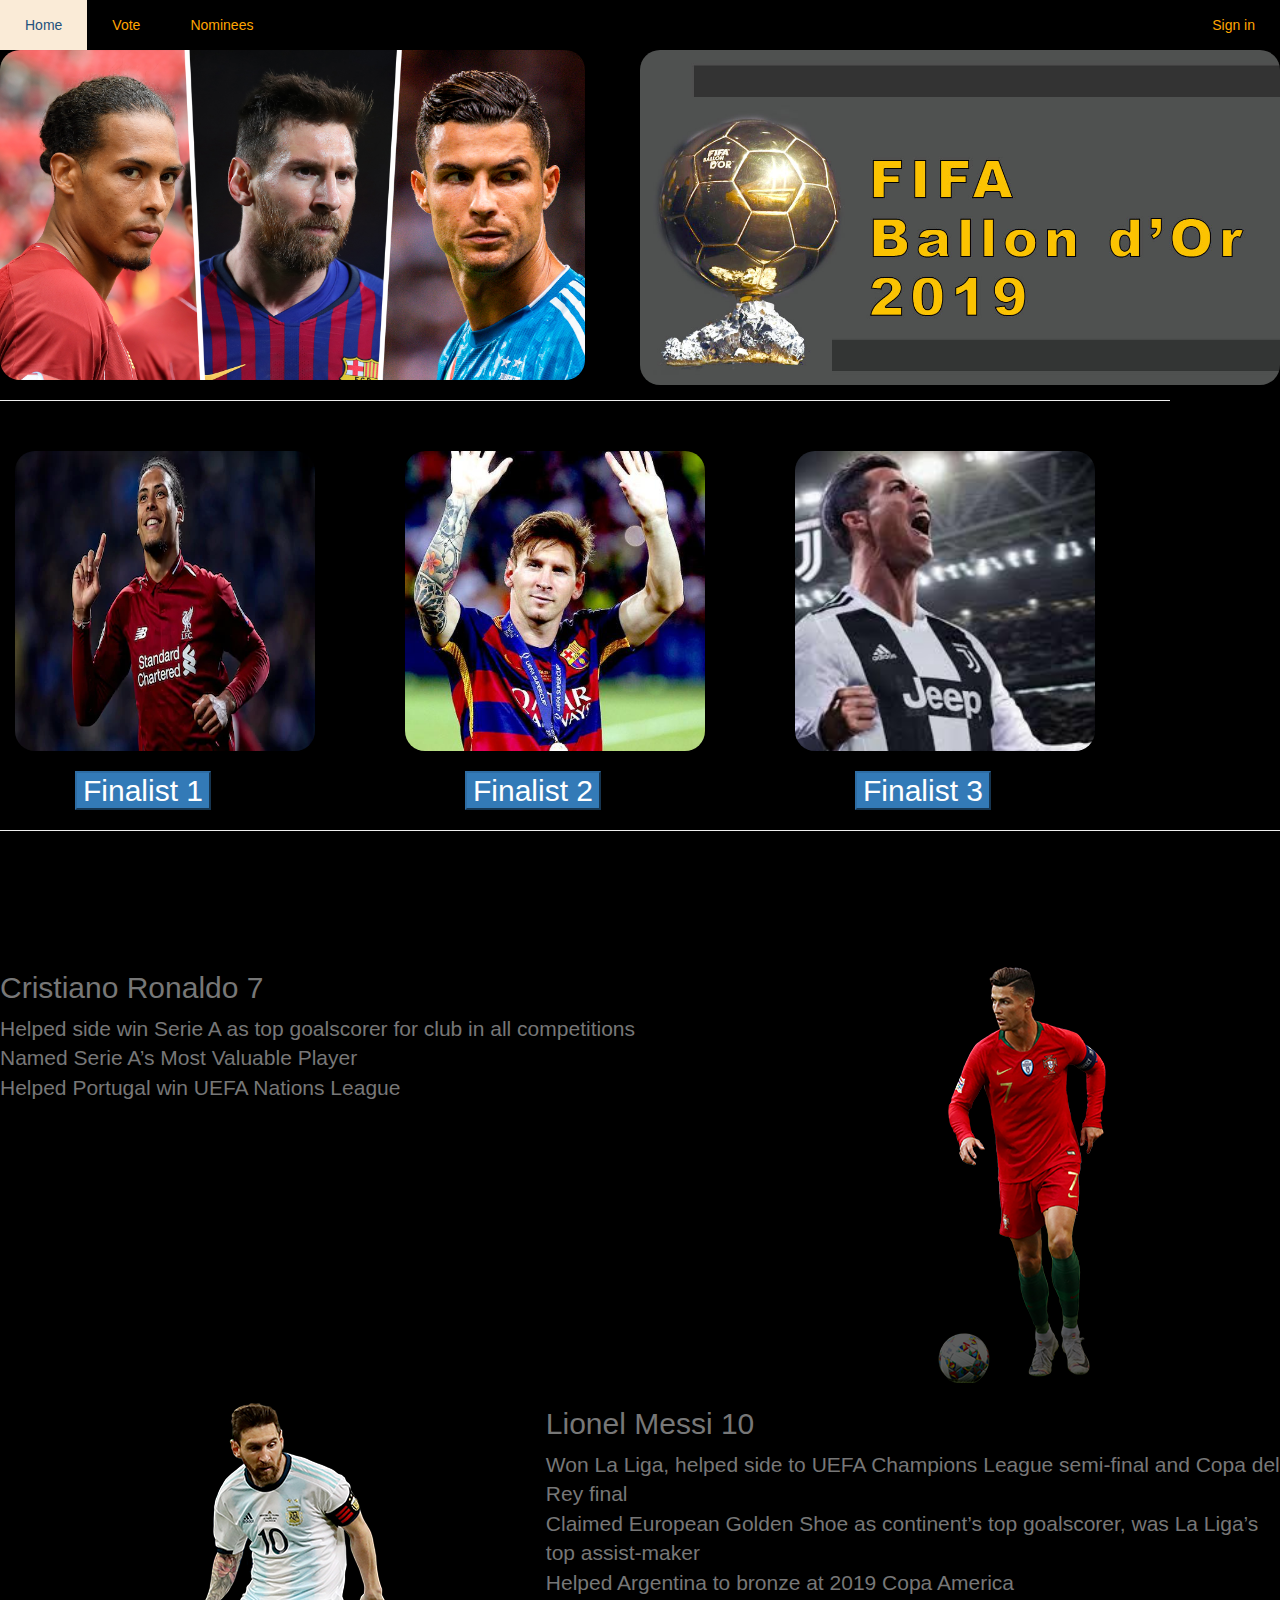
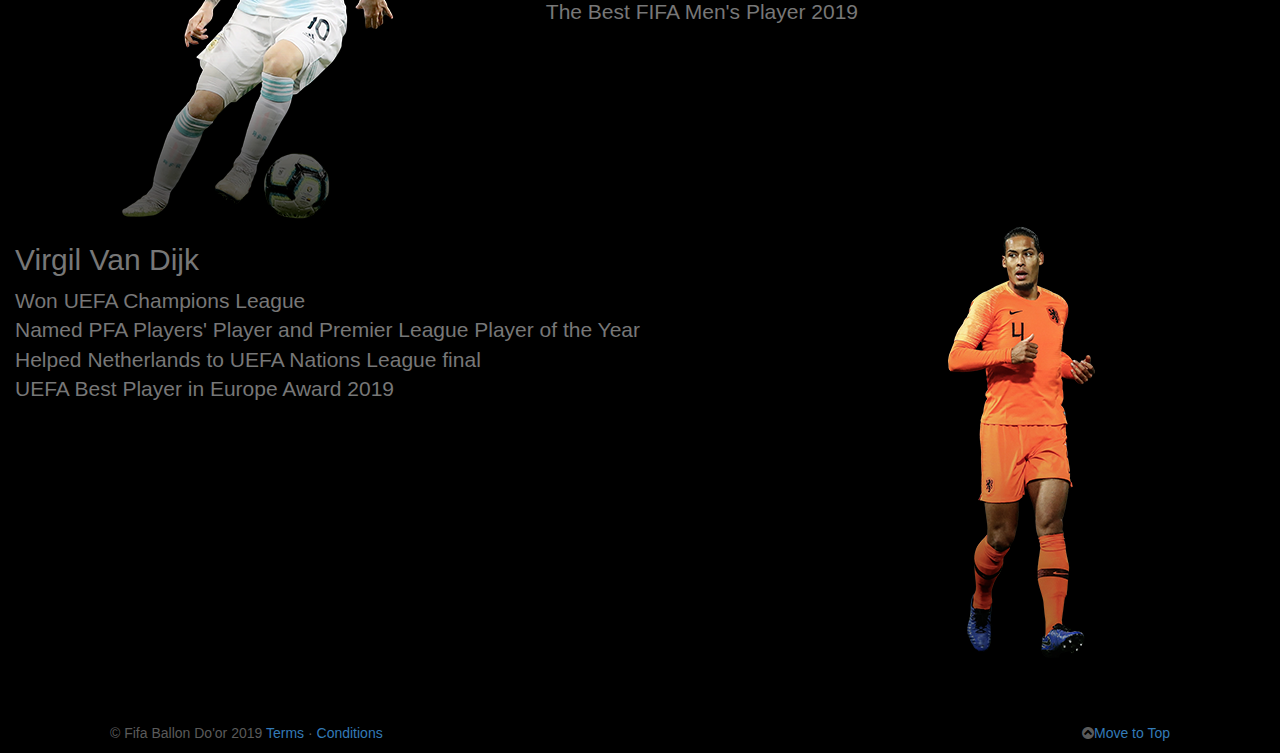
<file: index.html>
<!DOCTYPE html>
<html lang="en">

<head>
	<meta charset="utf-8">
	<meta name="viewport" content="width=device-width, initial-scale=1.0">
	<link rel="stylesheet" media="screen" href="https://cdnjs.cloudflare.com/ajax/libs/twitter-bootstrap/3.3.5/css/bootstrap.min.css">

	<title>FIFA Ballon Door 2019</title>
<link rel="stylesheet" href="fifa.css">
<link rel="stylesheet" href="https://stackpath.bootstrapcdn.com/font-awesome/4.7.0/css/font-awesome.min.css">
   <link rel="stylesheet" href="animate.css">
    

</head>

<body>
<ul>
       <li class="active"><a href="#">Home</a></li>
       <li><a href="https://account.fifa.com/5a7baeb7-e706-4830-ad9f-103eba126311/oauth2/v2.0/authorize?p=b2c_1a_fifa_signuporsignin&prompt=login&client_Id=64e9afa8-c5c0-413d-882b-bc9e6a81e264&nonce=defaultNonce&redirect_uri=https%3A%2F%2Fwww.fifa.com%2Ftheclub%2Ftools%2Fcomment%2F_ms_login_handler.htmx&scope=openid%20offline_access&response_type=code&response_mode=form_post&state=aHR0cHM6Ly93d3cuZmlmYS5jb20vdGhlY2x1Yi9pbmRleC5odG1sI3JlZ2lzdHJhdGlvbg==&ui_locales=en">Vote</a></li>
       <li>    <a href="https://www.youtube.com/watch?time_continue=103&v=QzOMPJPHCWM">Nominees</a></li>
           <li class="righty">    <a href="https://www.fifa.com/account/index.html">Sign in</a></li> 
  
        
</ul>

 
 
 



 <div class="d">
<img class="div b" src="123.png" alt="">     
  <img  class="dv c" src="fifa.jpg" alt=""> 
<hr size="3">                          
                           
  <div class="container">
    <div class="row">
        <div class="col-lg-4">
<img class="a animated lightSpeedIn" src="3.webp" alt="" width="300" height="300" >
       <h2><a href="virgil.html"><input class="btn-primary animated wobble" type="button" value="Finalist 1"></a></h2>  
       
        </div>
        <div class="col-lg-4">
            <img  class="a animated lightSpeedIn" src="2.jpg" alt="" width="300" height="300">
          <h2><a href="messi.html"><input class="btn-primary animated wobble" type="button" value="Finalist 2"></a></h2> 
        </div>
        <div class="col-lg-4">
            <img class="a animated lightSpeedIn" src="1.jpg" alt="" width="300" height="300">
           <h2><a href="ronaldo.html"><input class="btn-primary animated wobble" type="button" value="Finalist 3"></a></h2> 
        </div>
    </div>
</div>                           
                            
                            
                            
                            
                            
                            
                            
                             
                       
                

               
                                           
  </div>              
<hr class="divider">                 
<div class="row content ">
<div class="col-md-7 ronaldo">
<h2 class="content-heading"><span class="text-muted">Cristiano Ronaldo 7</span></h2> 
<p class="lead"><span class="text-muted">Helped side win Serie A as top goalscorer for club in all competitions <br>

Named Serie A’s Most Valuable Player
<br>

    Helped Portugal win UEFA Nations League</span></p>   
</div>
<div class="col-md-5">
    <img   src="cristiano.jpg" alt="" class="content-image img-responsive center-block ">
</div>    
   

<div class="col-md-5">
    <img  src="messi.jpg" alt="" class="content-image img-responsive center-block  ">
</div>  
  <div class="col-md-7 ronaldo">
<h2 class="content-heading"><span class="text-muted">Lionel Messi 10</span></h2> 
<p class="lead"><span class="text-muted">Won La Liga, helped side to UEFA Champions League semi-final and Copa del Rey final <br>

Claimed European Golden Shoe as continent’s top goalscorer, was La Liga’s top assist-maker
<br>

    Helped Argentina to bronze at 2019 Copa America <br>
     The Best FIFA Men's Player 2019
    </span></p>   
</div>       
   

             
</div>  
 
 
   <div class="col-md-7 ronaldo">

<h2 class="content-heading"><span class="text-muted">Virgil Van Dijk</span></h2> 
<p class="lead"><span class="text-muted"> Won UEFA Champions League <br>

Named PFA Players' Player and Premier League Player of the Year
<br>


  
Helped Netherlands to UEFA Nations League final <br>
 UEFA Best Player in Europe Award 2019 
</span></p>   
</div>
<div class="col-md-5">
    <img  src="vvv.jpg" alt="" class="content-image img-responsive center-block  ">
</div>   
 
  
<footer class="hi">
    <p class="pull-right"><i class="fa fa-chevron-circle-up" aria-hidden="true"></i><a class="g" href="index.html">Move to Top</a></p>
    <p >&copy;  Fifa Ballon Do'or 2019 <a href="#">Terms</a> &middot; <a href="#">Conditions</a></p>
</footer>


         
  
                                                                            
                  
            
               
                  
                     
                        
                              
       
    

	
	

	<script src="https://cdnjs.cloudflare.com/ajax/libs/jquery/1.11.3/jquery.min.js"></script>
	<script src="https://cdnjs.cloudflare.com/ajax/libs/twitter-bootstrap/3.3.5/js/bootstrap.min.js"></script>

	<script>
	</script>

</body>

</html>
</file>
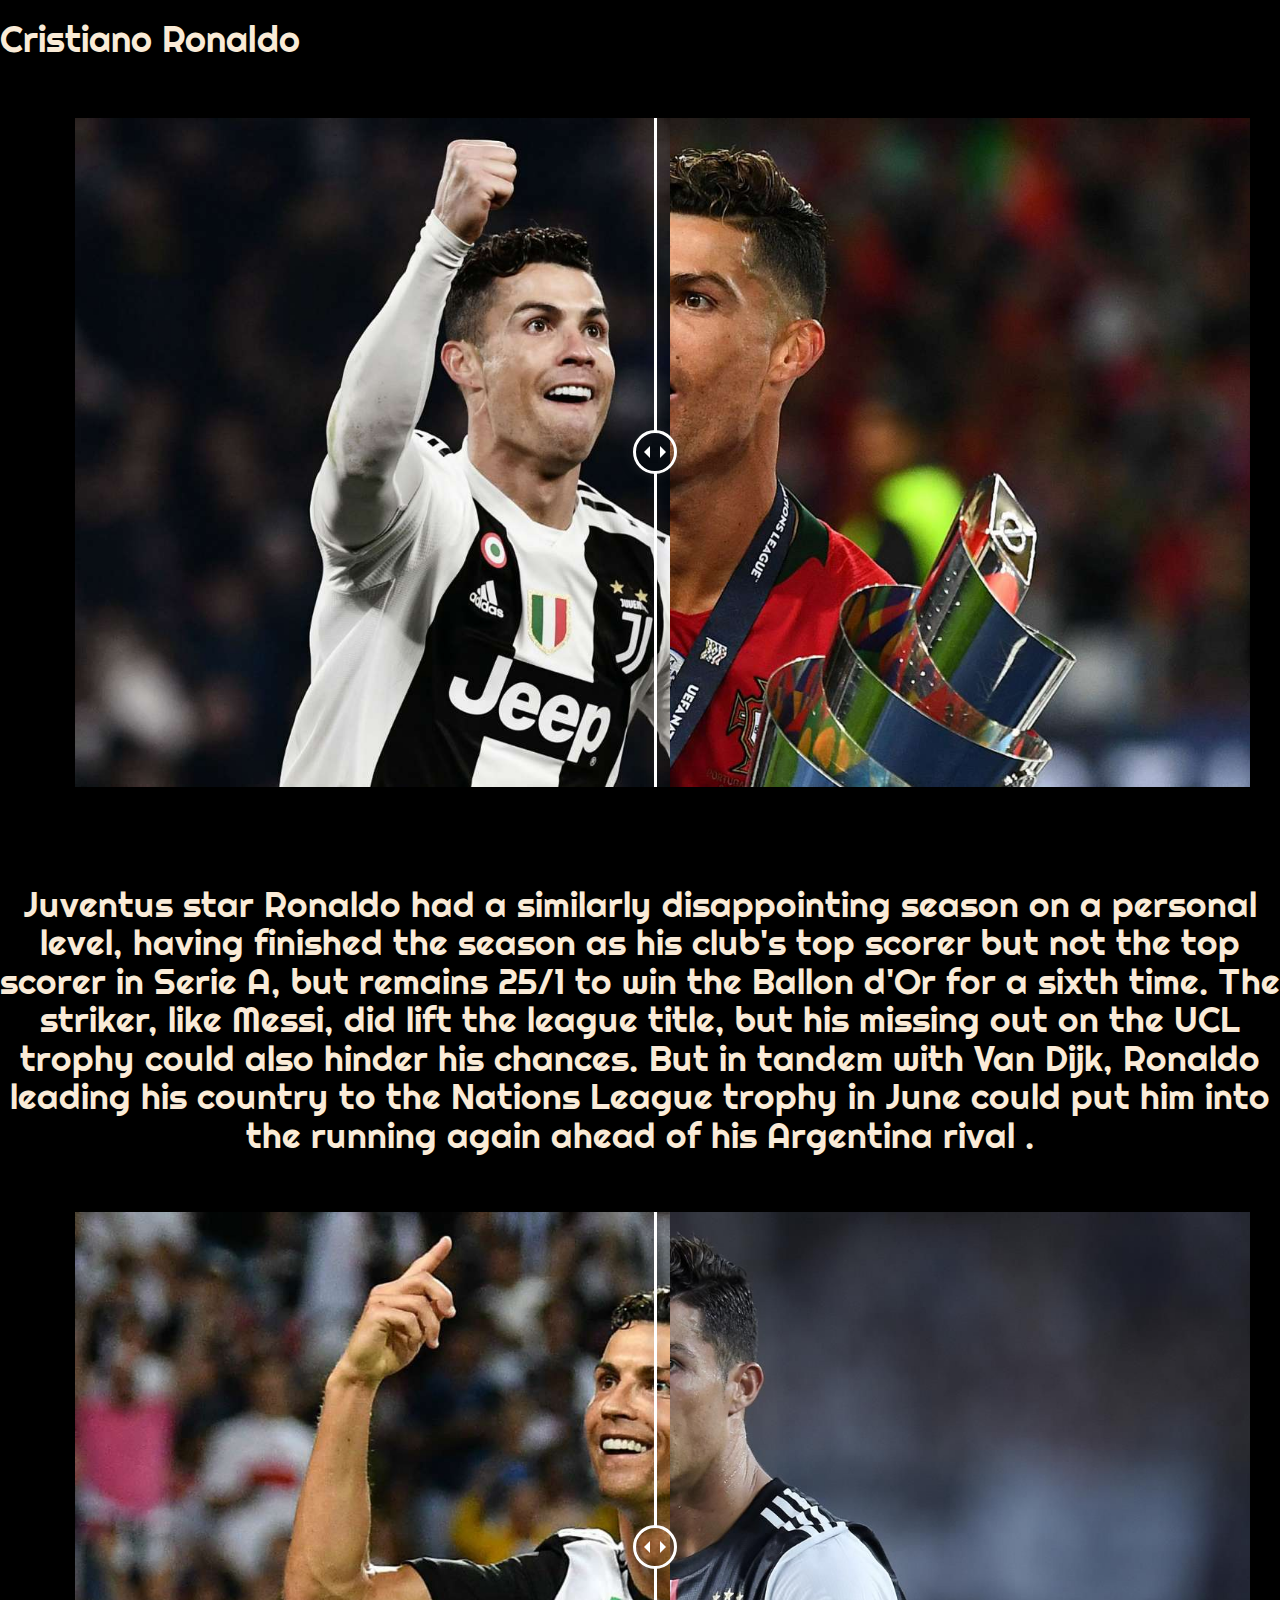
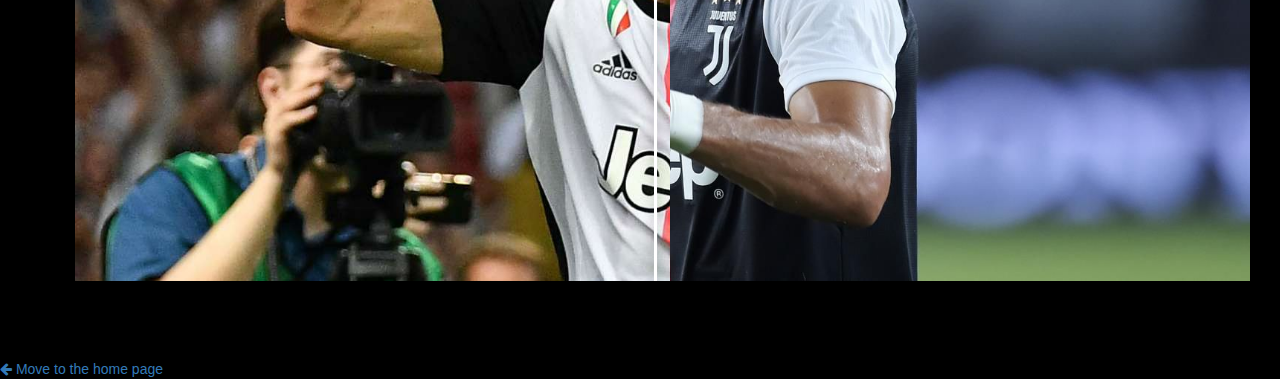
<file: ronaldo.html>
<!DOCTYPE html>
<html lang="en">

<head>
	<meta charset="utf-8">
	<meta name="viewport" content="width=device-width, initial-scale=1.0">
	<link rel="stylesheet" media="screen" href="https://cdnjs.cloudflare.com/ajax/libs/twitter-bootstrap/3.3.5/css/bootstrap.min.css">
	<link rel="stylesheet" href="messi.css">
    <link href="https://fonts.googleapis.com/css?family=Righteous&display=swap" rel="stylesheet">
    <link rel="stylesheet" href="twentytwenty.css">
   <link rel="stylesheet" href="https://stackpath.bootstrapcdn.com/font-awesome/4.7.0/css/font-awesome.min.css">

	<title>Cristiano Ronaldo</title>

	<!--  -->

	<style>

	</style>

</head>

<body>

	
  <div>
  
<h1 class="hello">Cristiano Ronaldo </h1>

</div>



  
   

    <div class="container">
    <div class="jumbotron text-center" >
        <div class="row">
            <div class="col-xs-12 twentytwenty-container">
            <img src="17.jpg" alt="">
            <img src="19.jpg" alt="">
           
            </div>
            
        </div>
    </div>

	</div>
	<div>
	   <h1 class="r">
	     Juventus star Ronaldo had a similarly disappointing season on a personal level, having finished the season as his club's top scorer but not the top scorer in Serie A, but remains 25/1 to win the Ballon d'Or for a sixth time. 

The striker, like Messi, did lift the league title, but his missing out on the UCL trophy could also hinder his chances. But in tandem with Van Dijk, Ronaldo leading his country to the Nations League trophy in June could put him into the running again ahead of his Argentina rival .
	   </h1> 
	   
	    
	</div>
	
	 <div class="container">
    <div class="jumbotron text-center" >
        <div class="row">
            <div class="col-xs-12 twentytwenty-container">
            
            <img src="18.jpg" alt="">    
            <img src="16.jpg" alt="">
            </div>
            
        </div>
    </div>

	</div>
	<div>
	  
	  
	    
	</div>
	<footer class="zh">
	   <a href="index.html"><i class="fa fa-arrow-left" aria-hidden="true"></i> Move to the home page</a> 
	    
	</footer>
	

	<script src="https://cdnjs.cloudflare.com/ajax/libs/jquery/1.11.3/jquery.min.js"></script>
	<script src="https://cdnjs.cloudflare.com/ajax/libs/twitter-bootstrap/3.3.5/js/bootstrap.min.js"></script>
	<script src="jquery.twentytwenty.js"></script>
	<script src="custom.js"></script>
	<script src="jquery.event.move.js"></script>
	

	<script>
	</script>

</body>

</html>
</file>
<file: fifa.css>
body{
    background-color:black;
    color:#5a5a5a;
}
.navbar-wrapper{
    position: absolute;
    top:0;
    left: 0;
    right: 0;
    z-index: 20;
}





.navbar-wrapper .navbar .container{
    width: auto;
}



.navbar-wrapper > .container{
    padding-right: 0;
    padding-left: 0;
    
    
}


.navbar-wrapper .navbar{
    padding-right: 20px;
    padding-left: 20px;
    
}

.team .col-lg-4{
    text-align: center;
    margin-bottom: 20px;
    
}


.team h2{
    color: rgba(50,50,50,0.8);
    text-align: center;
}

  
.div{
 margin-top: 0;
    width: 50%;
    height: 50%;
   
   
}


.btn-primary{
    margin-left: 60px
}

.d{
display: inline-block;
 height: 660px;
}

.dv{
    margin-top: 0;
    width: 50%;
    position: absolute;
    right: 0;
 
    }

.divider{
    margin: 120px 0 ;
}

.container{
    margin-top:50px
}


.ronaldo{
    padding-left: 15px;
    
}
.content{
    
}
footer{
    margin:0 110px;
    text-decoration-color: white;
    
}
.hi{
    margin-top: 500px;
}
ul{
    list-style-type: none;
    overflow: hidden;
    margin:0;
   
    padding:0;
    background-color: black;
}
li{
    float:left;
}
li a {
    text-align: center;
text-decoration: none;
    display: inline-block;
    
    
    padding: 15px 25px;
    color:orange;
 
}
li a:hover{
    background-color: antiquewhite; 
    text-decoration-line: none;
}
.righty{
    float:right;
}
.active{
    background-color: antiquewhite;
    text-decoration: none;
    
}
.a{
    border-radius: 20px;
}
.b{
   border-radius: 20px; 
}
.c{
    border-radius: 20px;
}

.g{
    text-decoration: none;
}
</file>
<file: messi.css>
body{
    background-color: black;
    color: antiquewhite;
    margin: 0;
   
}

.hello{
    font-family: 'Righteous', cursive;
}
.m{
    text-align: left;
    width: 50%;
    margin:0 auto;
    font-size: 1.3em;
    margin-top: 15px;
    
}
.col-xs-12 img{
    width: 100%;
    
}
.container{
    width: 100%;
    background-color: black;
}
.jumbotron{
    background-color: black
}
.r{
    font-family: 'Righteous', cursive;
    text-align: center;
    font-size: 2.5em
}
</file>
<file: twentytwenty.css>
.twentytwenty-horizontal .twentytwenty-handle:before, .twentytwenty-horizontal .twentytwenty-handle:after, .twentytwenty-vertical .twentytwenty-handle:before, .twentytwenty-vertical .twentytwenty-handle:after {
  content: " ";
  display: block;
  background: white;
  position: absolute;
  z-index: 30;
  -webkit-box-shadow: 0px 0px 12px rgba(51, 51, 51, 0.5);
  -moz-box-shadow: 0px 0px 12px rgba(51, 51, 51, 0.5);
  box-shadow: 0px 0px 12px rgba(51, 51, 51, 0.5); }

.twentytwenty-horizontal .twentytwenty-handle:before, .twentytwenty-horizontal .twentytwenty-handle:after {
  width: 3px;
  height: 9999px;
  left: 50%;
  margin-left: -1.5px; }

.twentytwenty-vertical .twentytwenty-handle:before, .twentytwenty-vertical .twentytwenty-handle:after {
  width: 9999px;
  height: 3px;
  top: 50%;
  margin-top: -1.5px; }

.twentytwenty-before-label, .twentytwenty-after-label, .twentytwenty-overlay {
  position: absolute;
  top: 0;
  width: 100%;
  height: 100%; }

.twentytwenty-before-label, .twentytwenty-after-label, .twentytwenty-overlay {
  -webkit-transition-duration: 0.5s;
  -moz-transition-duration: 0.5s;
  transition-duration: 0.5s; }

.twentytwenty-before-label, .twentytwenty-after-label {
  -webkit-transition-property: opacity;
  -moz-transition-property: opacity;
  transition-property: opacity; }

.twentytwenty-before-label:before, .twentytwenty-after-label:before {
  color: white;
  font-size: 13px;
  letter-spacing: 0.1em; }

.twentytwenty-before-label:before, .twentytwenty-after-label:before {
  position: absolute;
  background: rgba(255, 255, 255, 0.2);
  line-height: 38px;
  padding: 0 20px;
  -webkit-border-radius: 2px;
  -moz-border-radius: 2px;
  border-radius: 2px; }

.twentytwenty-horizontal .twentytwenty-before-label:before, .twentytwenty-horizontal .twentytwenty-after-label:before {
  top: 50%;
  margin-top: -19px; }

.twentytwenty-vertical .twentytwenty-before-label:before, .twentytwenty-vertical .twentytwenty-after-label:before {
  left: 50%;
  margin-left: -45px;
  text-align: center;
  width: 90px; }

.twentytwenty-left-arrow, .twentytwenty-right-arrow, .twentytwenty-up-arrow, .twentytwenty-down-arrow {
  width: 0;
  height: 0;
  border: 6px inset transparent;
  position: absolute; }

.twentytwenty-left-arrow, .twentytwenty-right-arrow {
  top: 50%;
  margin-top: -6px; }

.twentytwenty-up-arrow, .twentytwenty-down-arrow {
  left: 50%;
  margin-left: -6px; }

.twentytwenty-container {
  -webkit-box-sizing: content-box;
  -moz-box-sizing: content-box;
  box-sizing: content-box;
  z-index: 0;
  overflow: hidden;
  position: relative;
  -webkit-user-select: none;
  -moz-user-select: none;
  -ms-user-select: none; }
  .twentytwenty-container img {
    max-width: 100%;
    position: absolute;
    top: 0;
    display: block; }
  .twentytwenty-container.active .twentytwenty-overlay, .twentytwenty-container.active :hover.twentytwenty-overlay {
    background: rgba(0, 0, 0, 0); }
    .twentytwenty-container.active .twentytwenty-overlay .twentytwenty-before-label,
    .twentytwenty-container.active .twentytwenty-overlay .twentytwenty-after-label, .twentytwenty-container.active :hover.twentytwenty-overlay .twentytwenty-before-label,
    .twentytwenty-container.active :hover.twentytwenty-overlay .twentytwenty-after-label {
      opacity: 0; }
  .twentytwenty-container * {
    -webkit-box-sizing: content-box;
    -moz-box-sizing: content-box;
    box-sizing: content-box; }

.twentytwenty-before-label {
  opacity: 0; }
  .twentytwenty-before-label:before {
    content: attr(data-content); }

.twentytwenty-after-label {
  opacity: 0; }
  .twentytwenty-after-label:before {
    content: attr(data-content); }

.twentytwenty-horizontal .twentytwenty-before-label:before {
  left: 10px; }

.twentytwenty-horizontal .twentytwenty-after-label:before {
  right: 10px; }

.twentytwenty-vertical .twentytwenty-before-label:before {
  top: 10px; }

.twentytwenty-vertical .twentytwenty-after-label:before {
  bottom: 10px; }

.twentytwenty-overlay {
  -webkit-transition-property: background;
  -moz-transition-property: background;
  transition-property: background;
  background: rgba(0, 0, 0, 0);
  z-index: 25; }
  .twentytwenty-overlay:hover {
    background: rgba(0, 0, 0, 0.5); }
    .twentytwenty-overlay:hover .twentytwenty-after-label {
      opacity: 1; }
    .twentytwenty-overlay:hover .twentytwenty-before-label {
      opacity: 1; }

.twentytwenty-before {
  z-index: 20; }

.twentytwenty-after {
  z-index: 10; }

.twentytwenty-handle {
  height: 38px;
  width: 38px;
  position: absolute;
  left: 50%;
  top: 50%;
  margin-left: -22px;
  margin-top: -22px;
  border: 3px solid white;
  -webkit-border-radius: 1000px;
  -moz-border-radius: 1000px;
  border-radius: 1000px;
  -webkit-box-shadow: 0px 0px 12px rgba(51, 51, 51, 0.5);
  -moz-box-shadow: 0px 0px 12px rgba(51, 51, 51, 0.5);
  box-shadow: 0px 0px 12px rgba(51, 51, 51, 0.5);
  z-index: 40;
  cursor: pointer; }

.twentytwenty-horizontal .twentytwenty-handle:before {
  bottom: 50%;
  margin-bottom: 22px;
  -webkit-box-shadow: 0 3px 0 white, 0px 0px 12px rgba(51, 51, 51, 0.5);
  -moz-box-shadow: 0 3px 0 white, 0px 0px 12px rgba(51, 51, 51, 0.5);
  box-shadow: 0 3px 0 white, 0px 0px 12px rgba(51, 51, 51, 0.5); }
.twentytwenty-horizontal .twentytwenty-handle:after {
  top: 50%;
  margin-top: 22px;
  -webkit-box-shadow: 0 -3px 0 white, 0px 0px 12px rgba(51, 51, 51, 0.5);
  -moz-box-shadow: 0 -3px 0 white, 0px 0px 12px rgba(51, 51, 51, 0.5);
  box-shadow: 0 -3px 0 white, 0px 0px 12px rgba(51, 51, 51, 0.5); }

.twentytwenty-vertical .twentytwenty-handle:before {
  left: 50%;
  margin-left: 22px;
  -webkit-box-shadow: 3px 0 0 white, 0px 0px 12px rgba(51, 51, 51, 0.5);
  -moz-box-shadow: 3px 0 0 white, 0px 0px 12px rgba(51, 51, 51, 0.5);
  box-shadow: 3px 0 0 white, 0px 0px 12px rgba(51, 51, 51, 0.5); }
.twentytwenty-vertical .twentytwenty-handle:after {
  right: 50%;
  margin-right: 22px;
  -webkit-box-shadow: -3px 0 0 white, 0px 0px 12px rgba(51, 51, 51, 0.5);
  -moz-box-shadow: -3px 0 0 white, 0px 0px 12px rgba(51, 51, 51, 0.5);
  box-shadow: -3px 0 0 white, 0px 0px 12px rgba(51, 51, 51, 0.5); }

.twentytwenty-left-arrow {
  border-right: 6px solid white;
  left: 50%;
  margin-left: -17px; }

.twentytwenty-right-arrow {
  border-left: 6px solid white;
  right: 50%;
  margin-right: -17px; }

.twentytwenty-up-arrow {
  border-bottom: 6px solid white;
  top: 50%;
  margin-top: -17px; }

.twentytwenty-down-arrow {
  border-top: 6px solid white;
  bottom: 50%;
  margin-bottom: -17px; }
</file>
